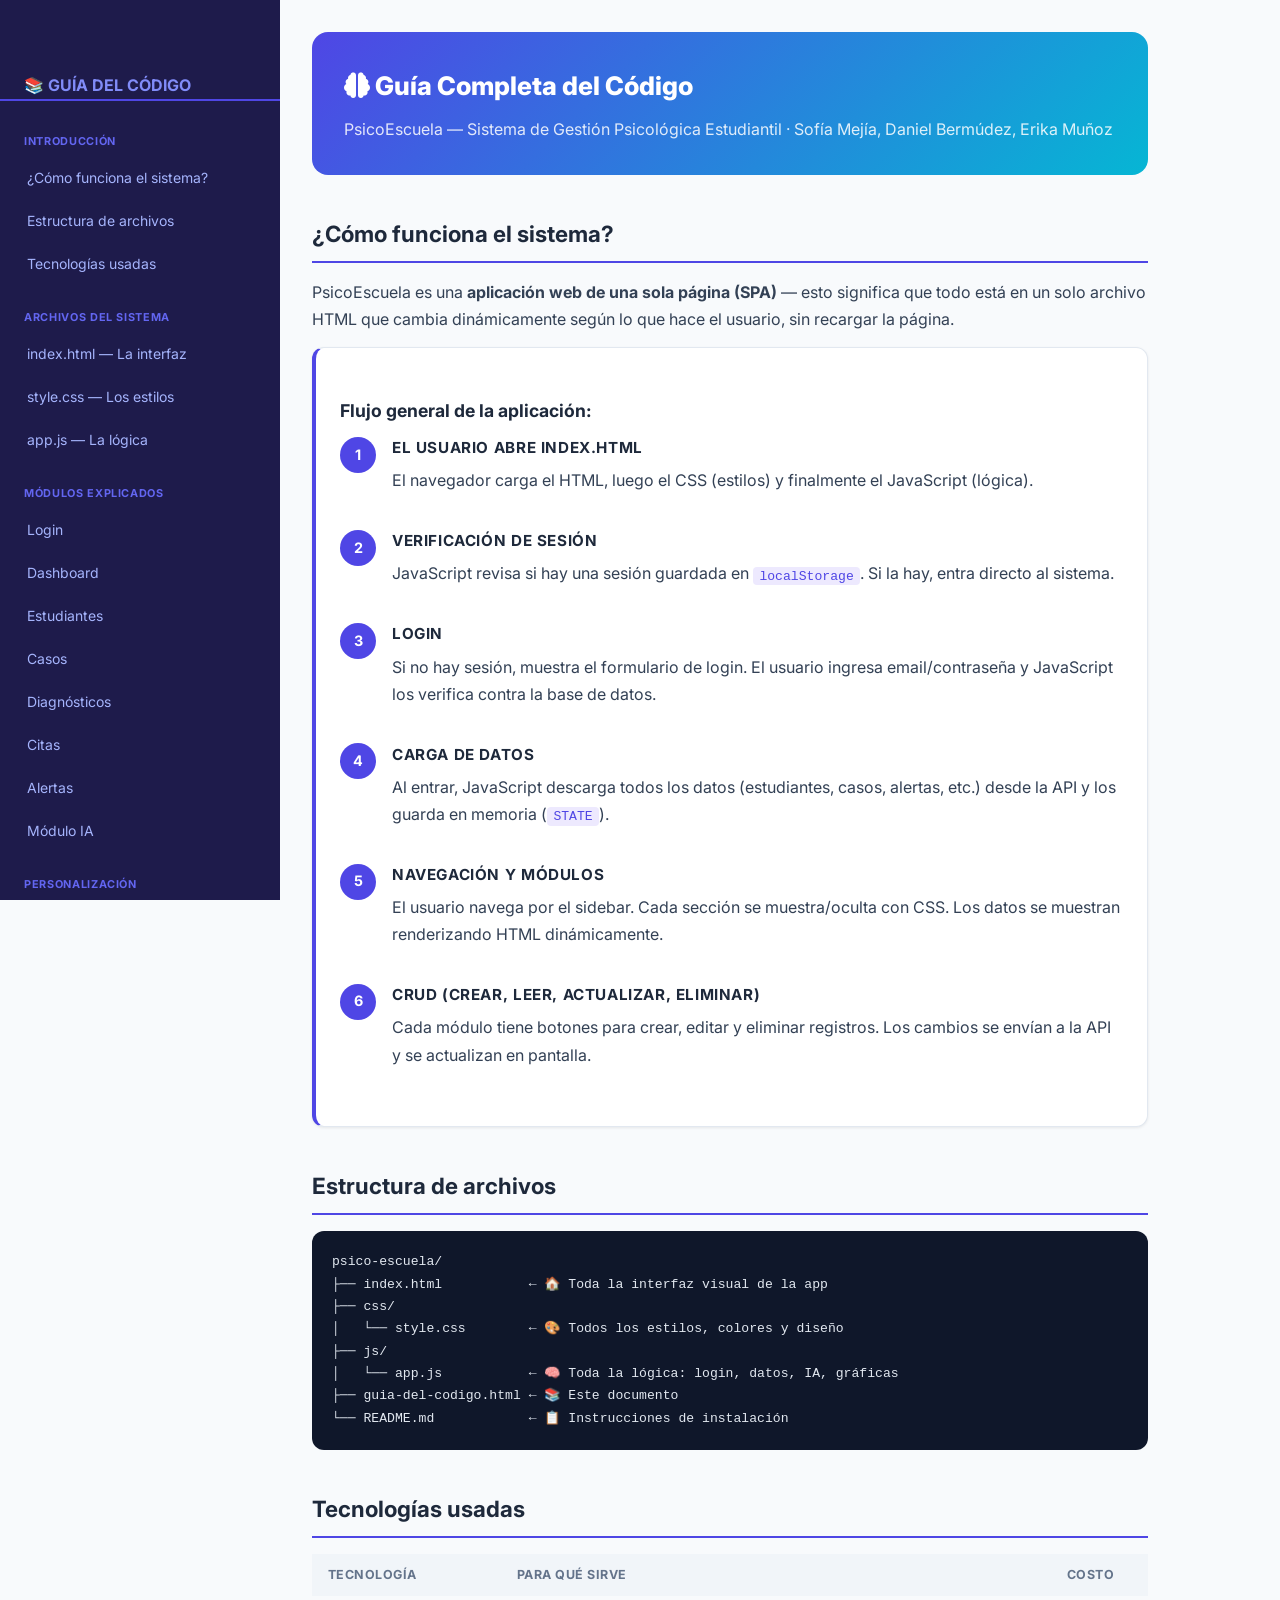
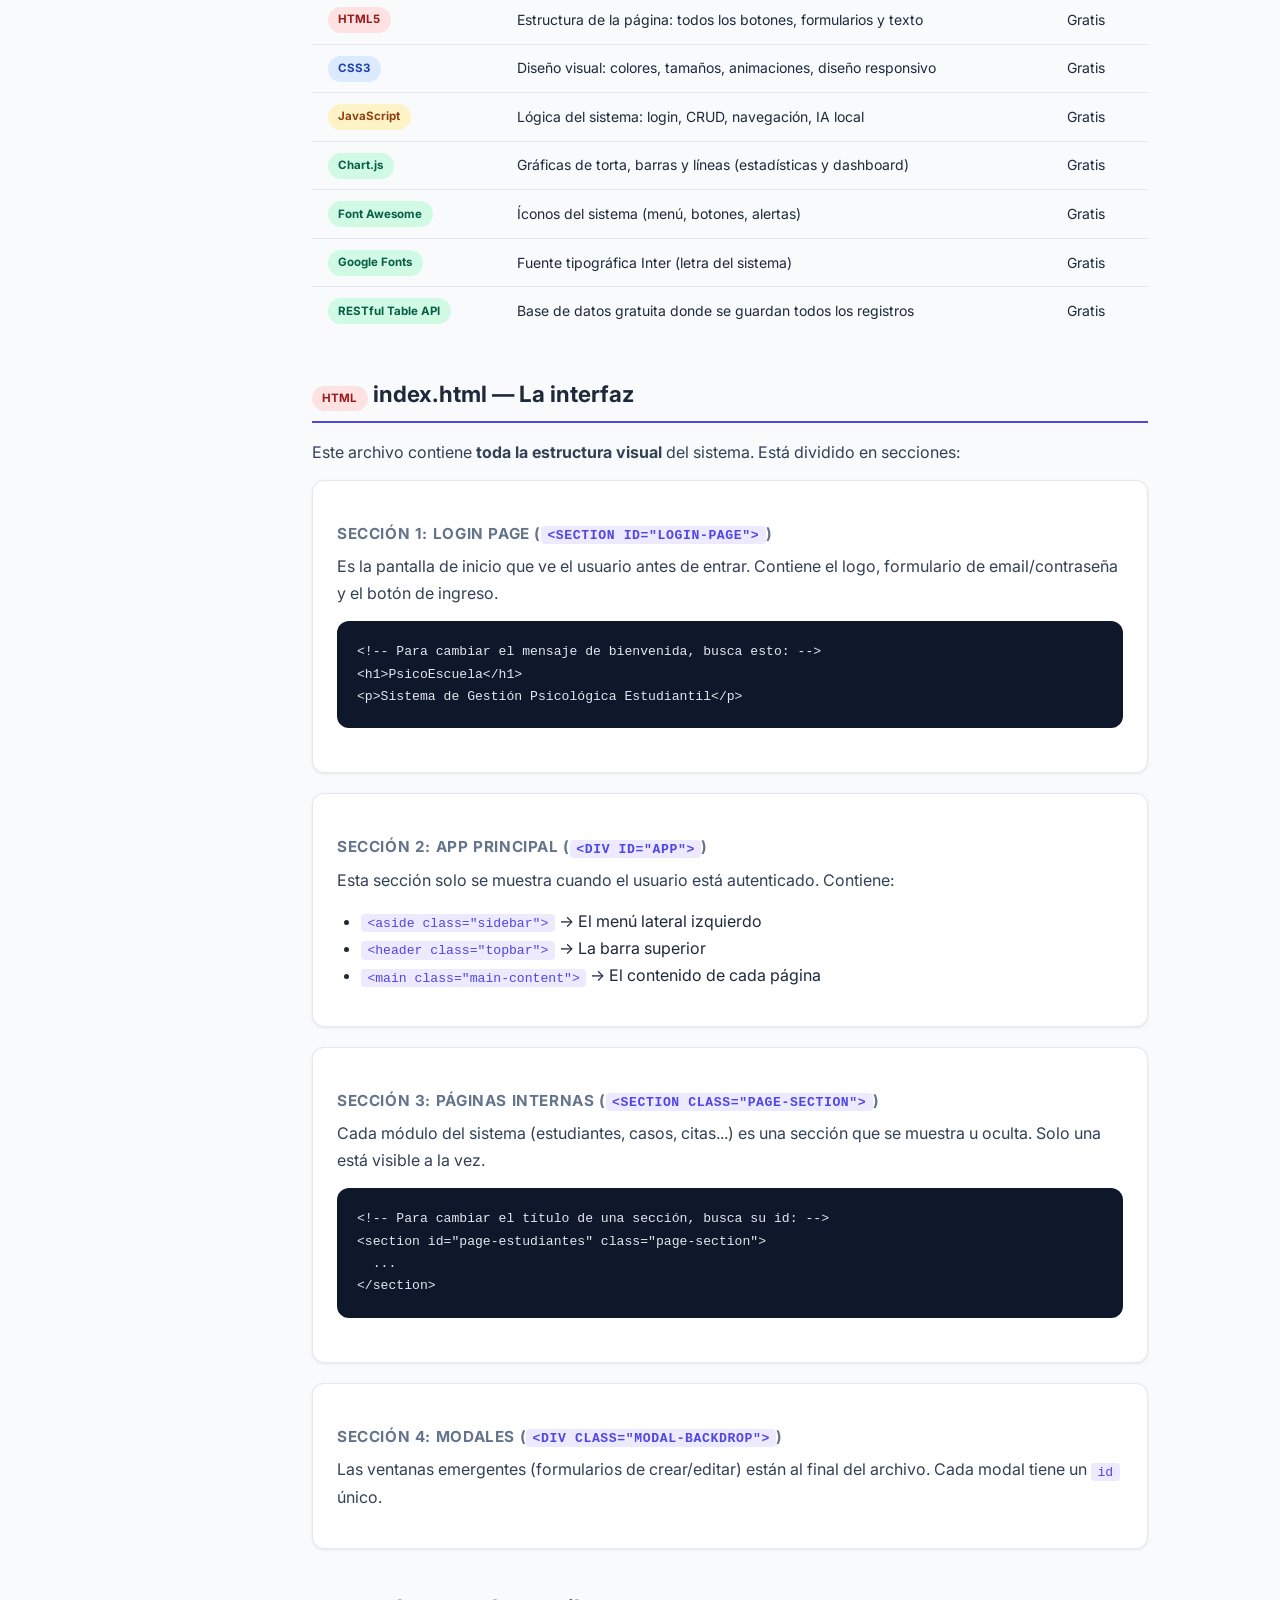
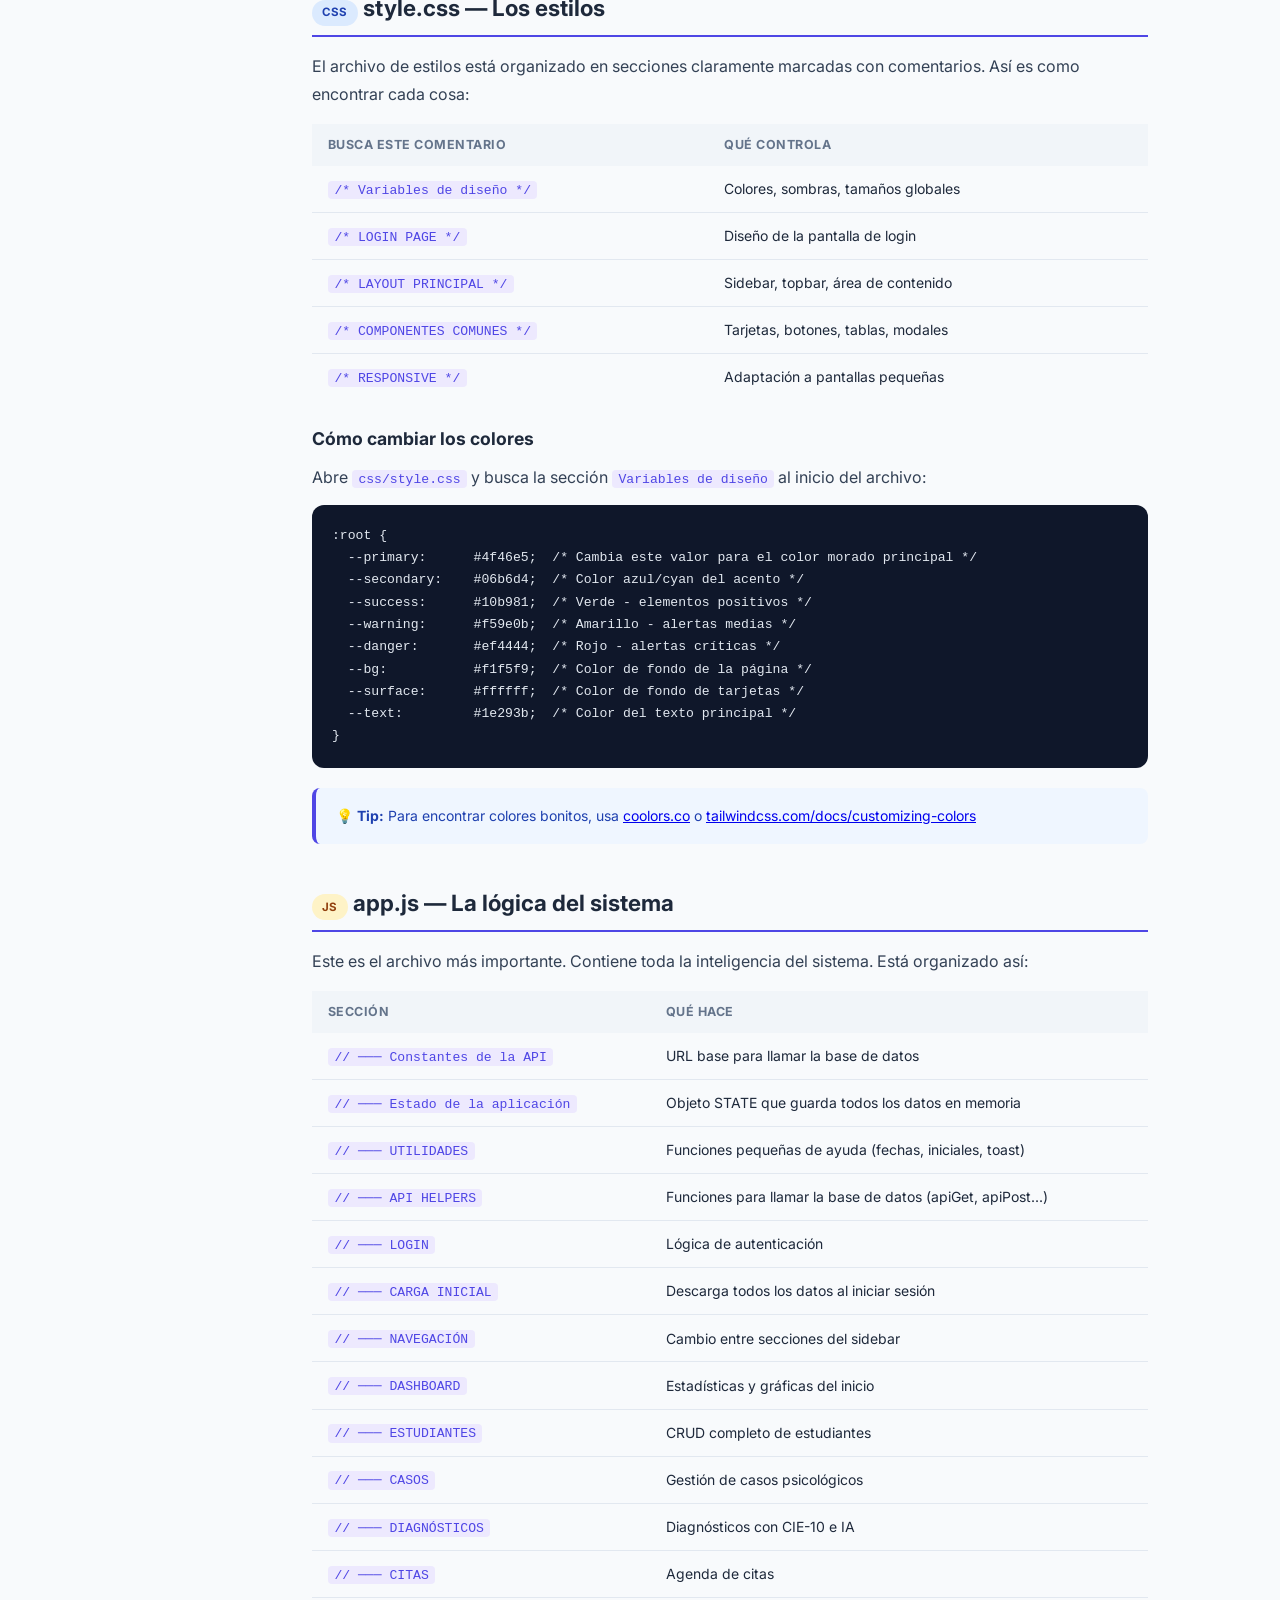
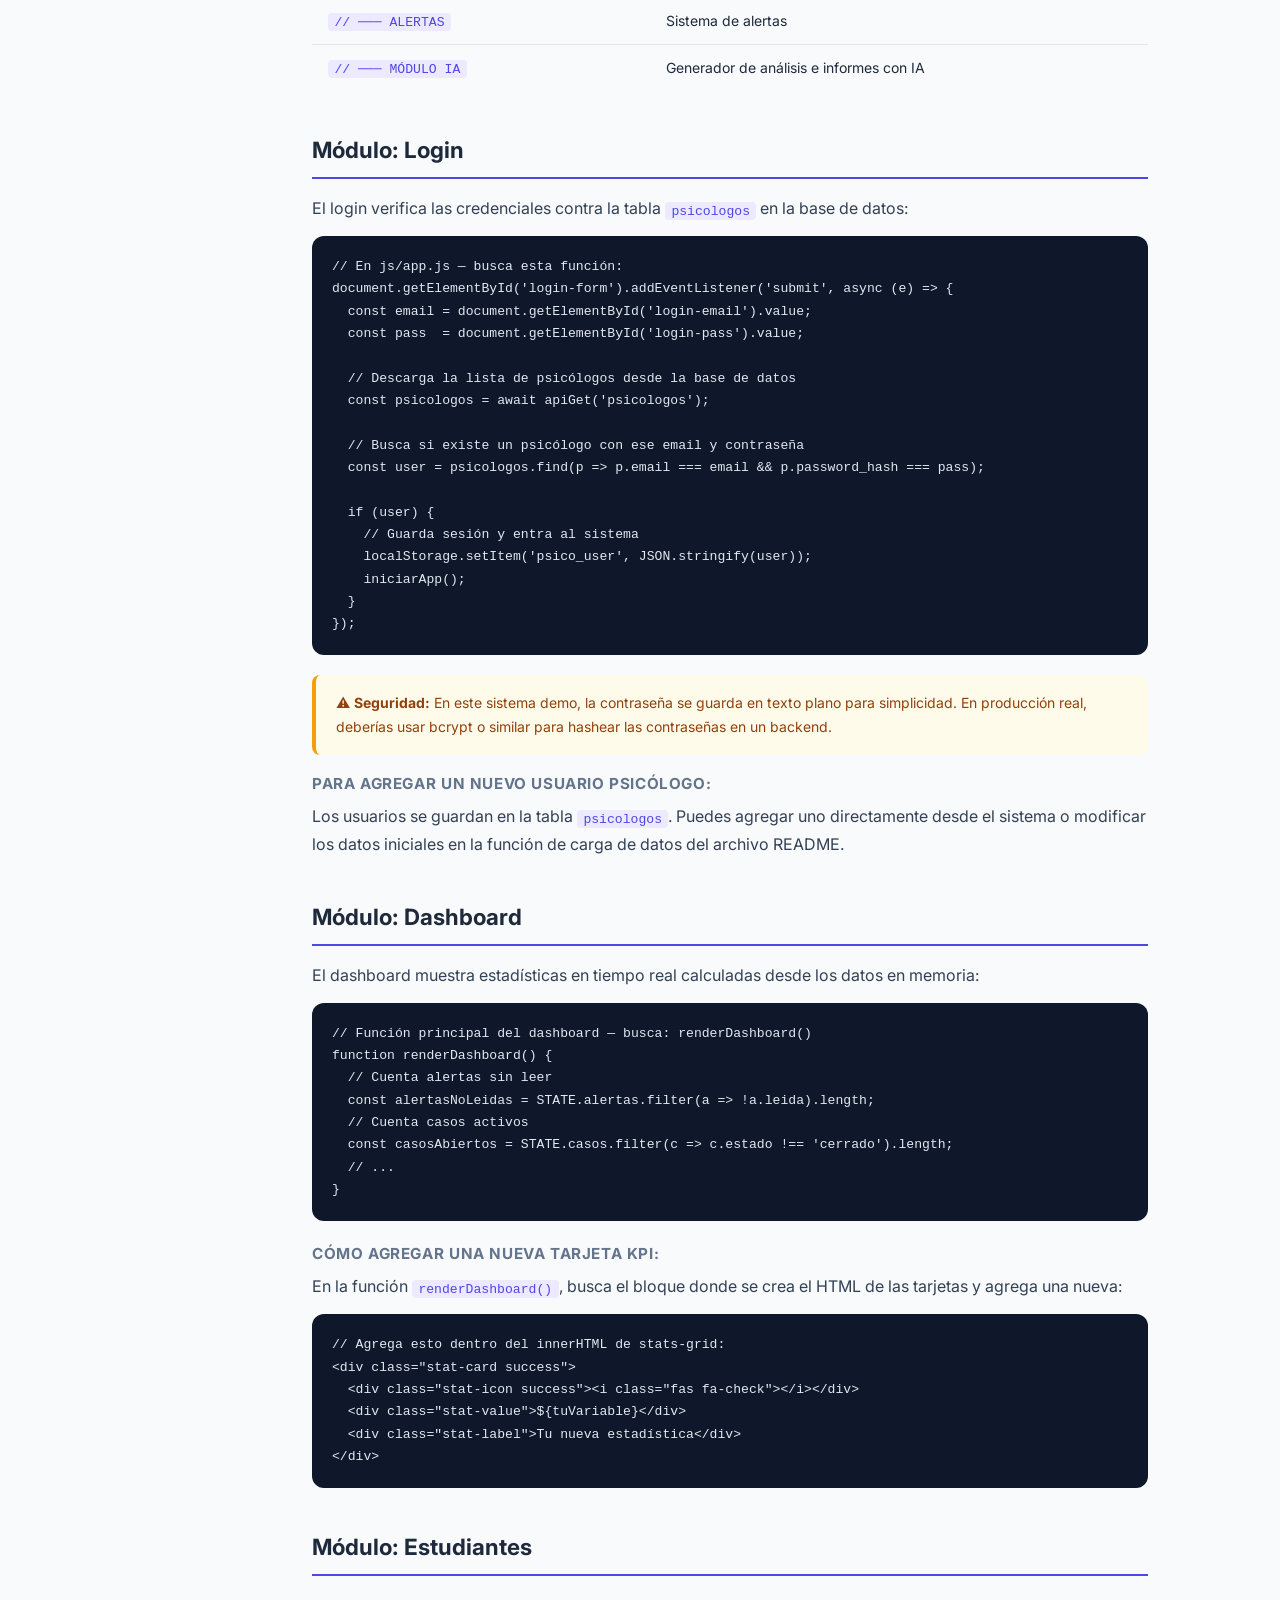
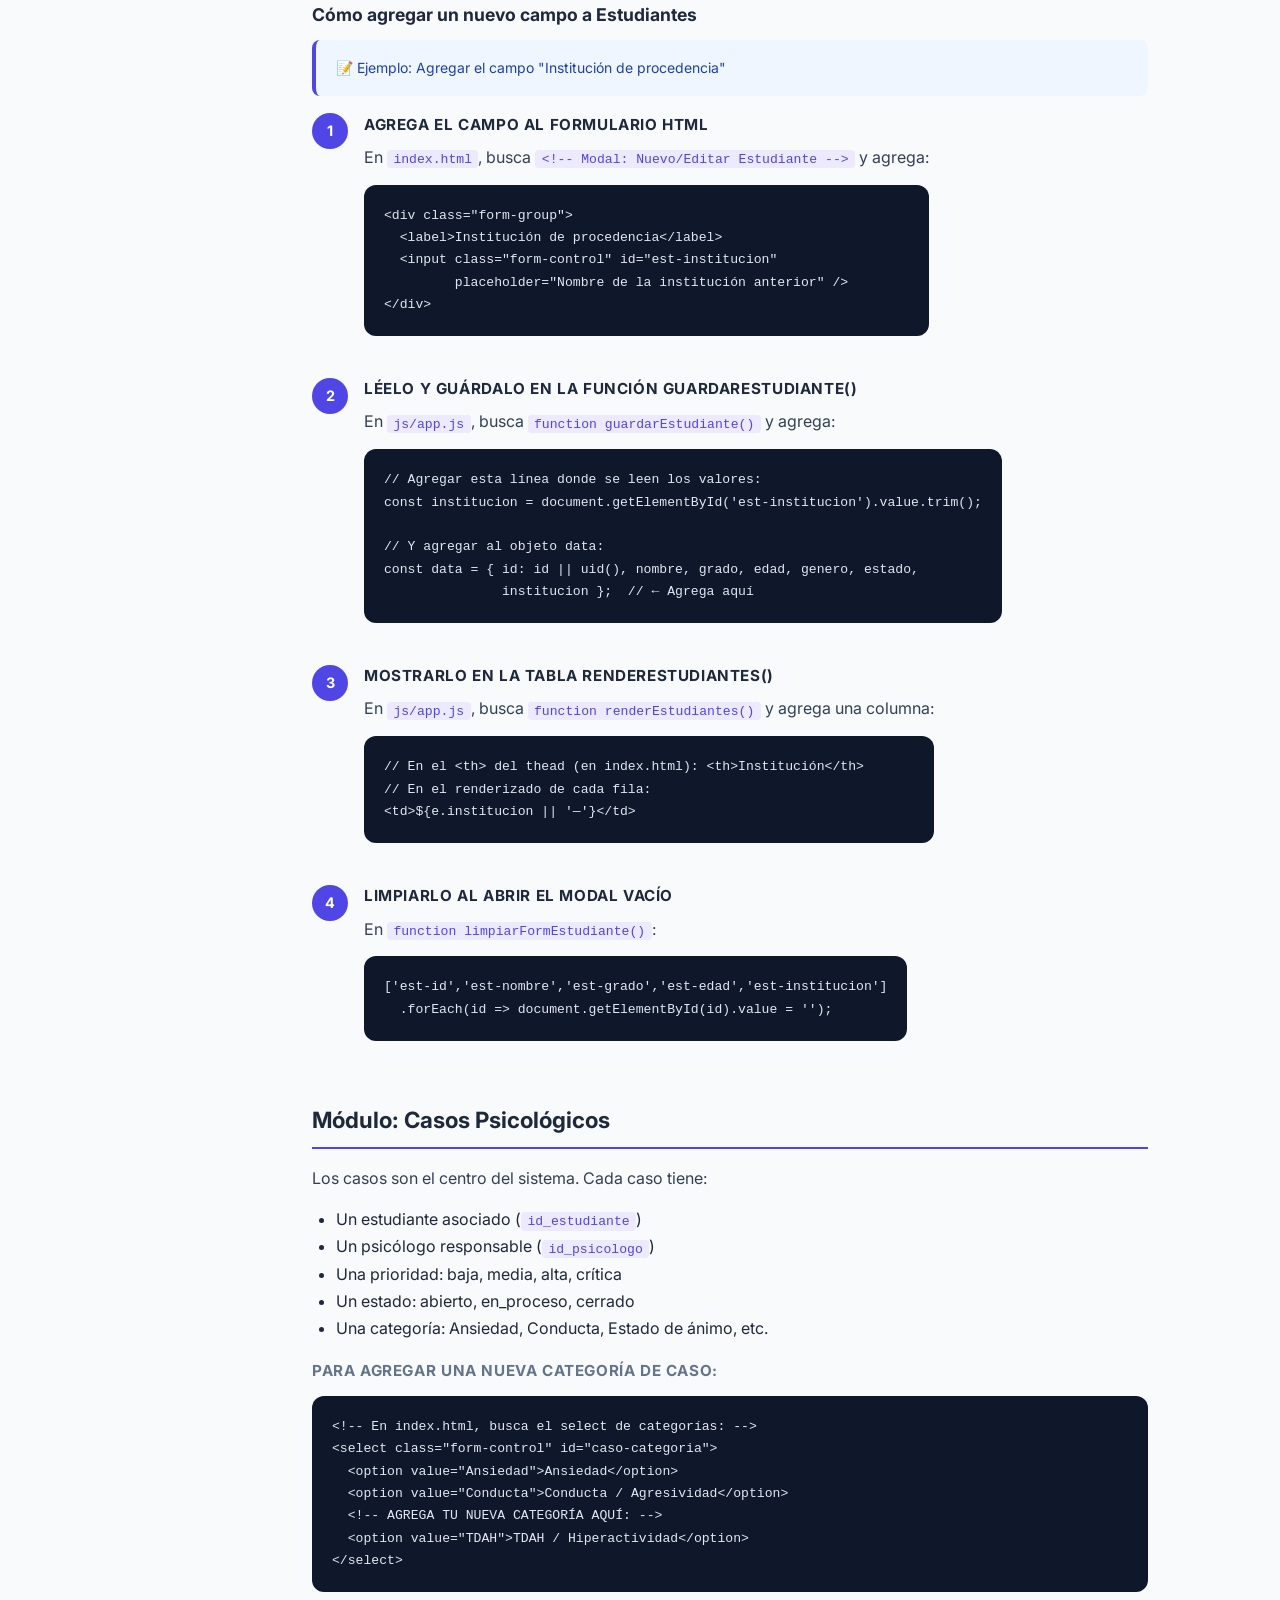
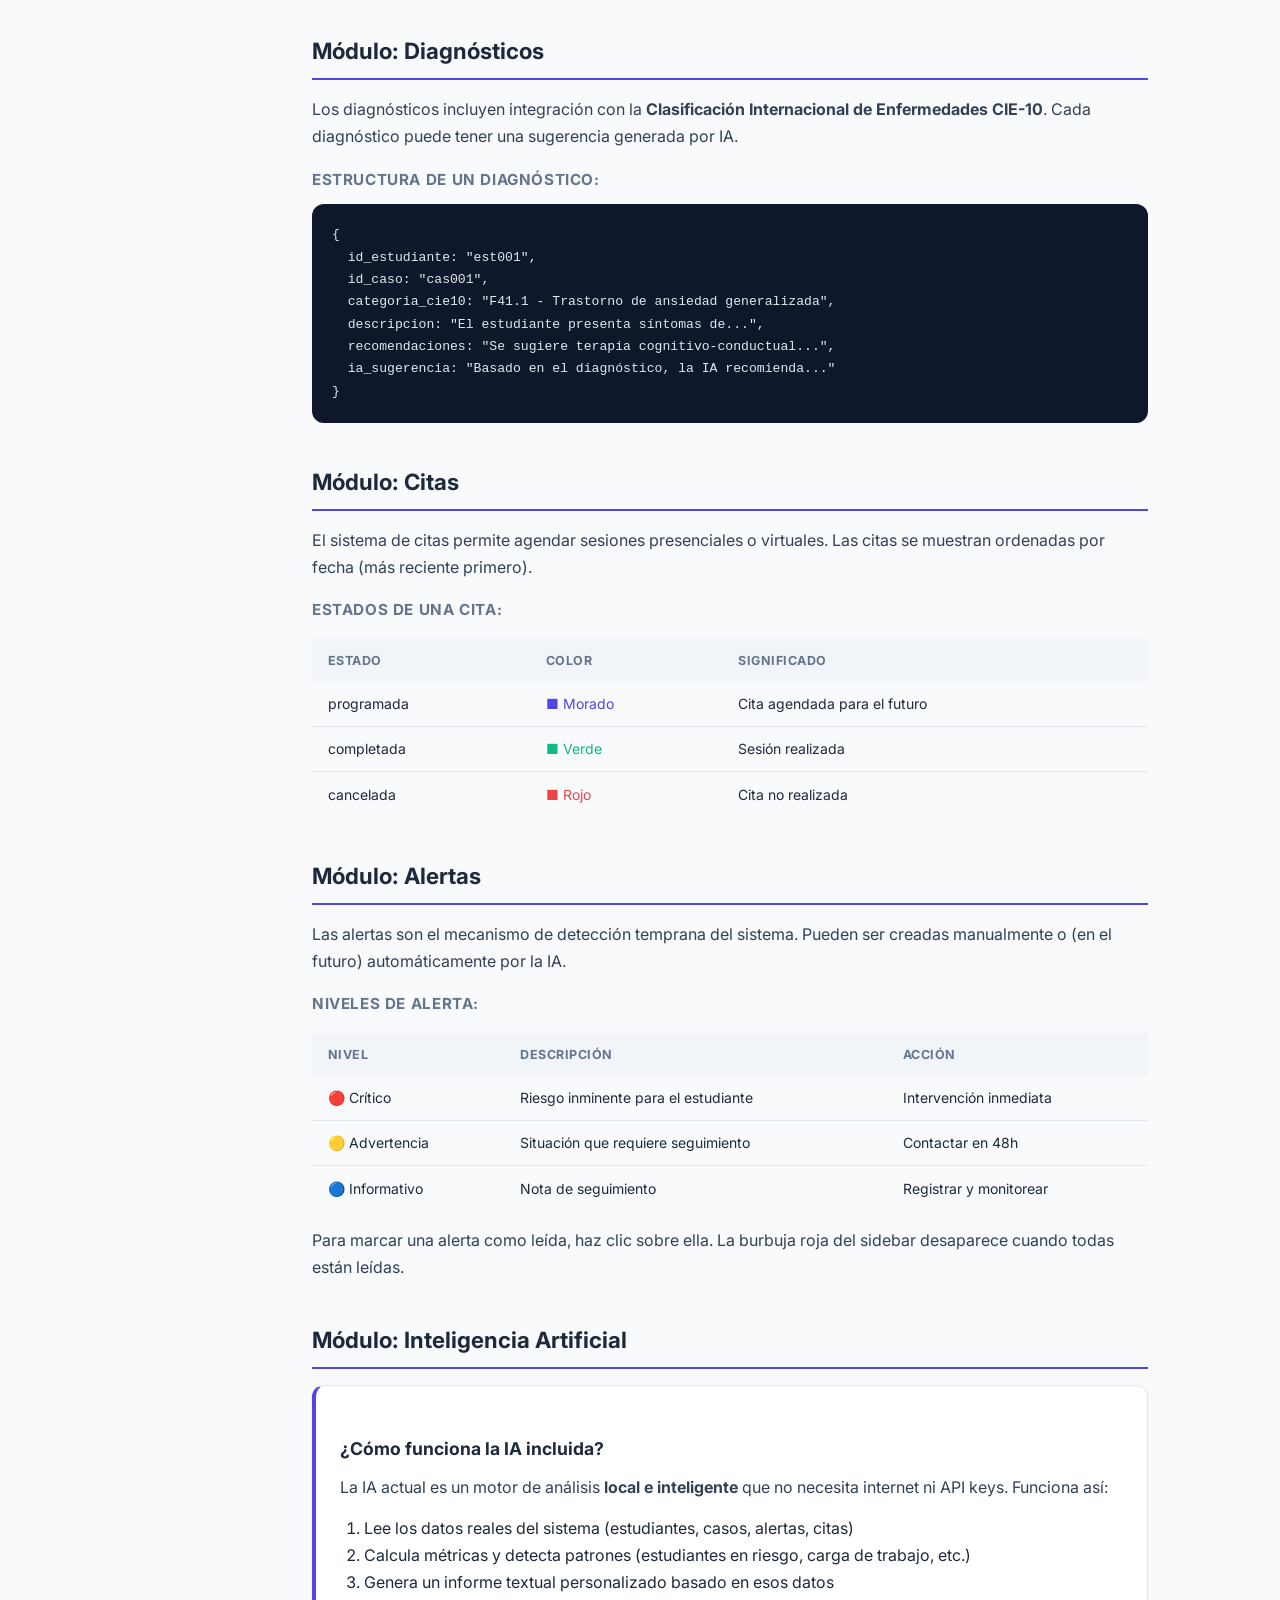
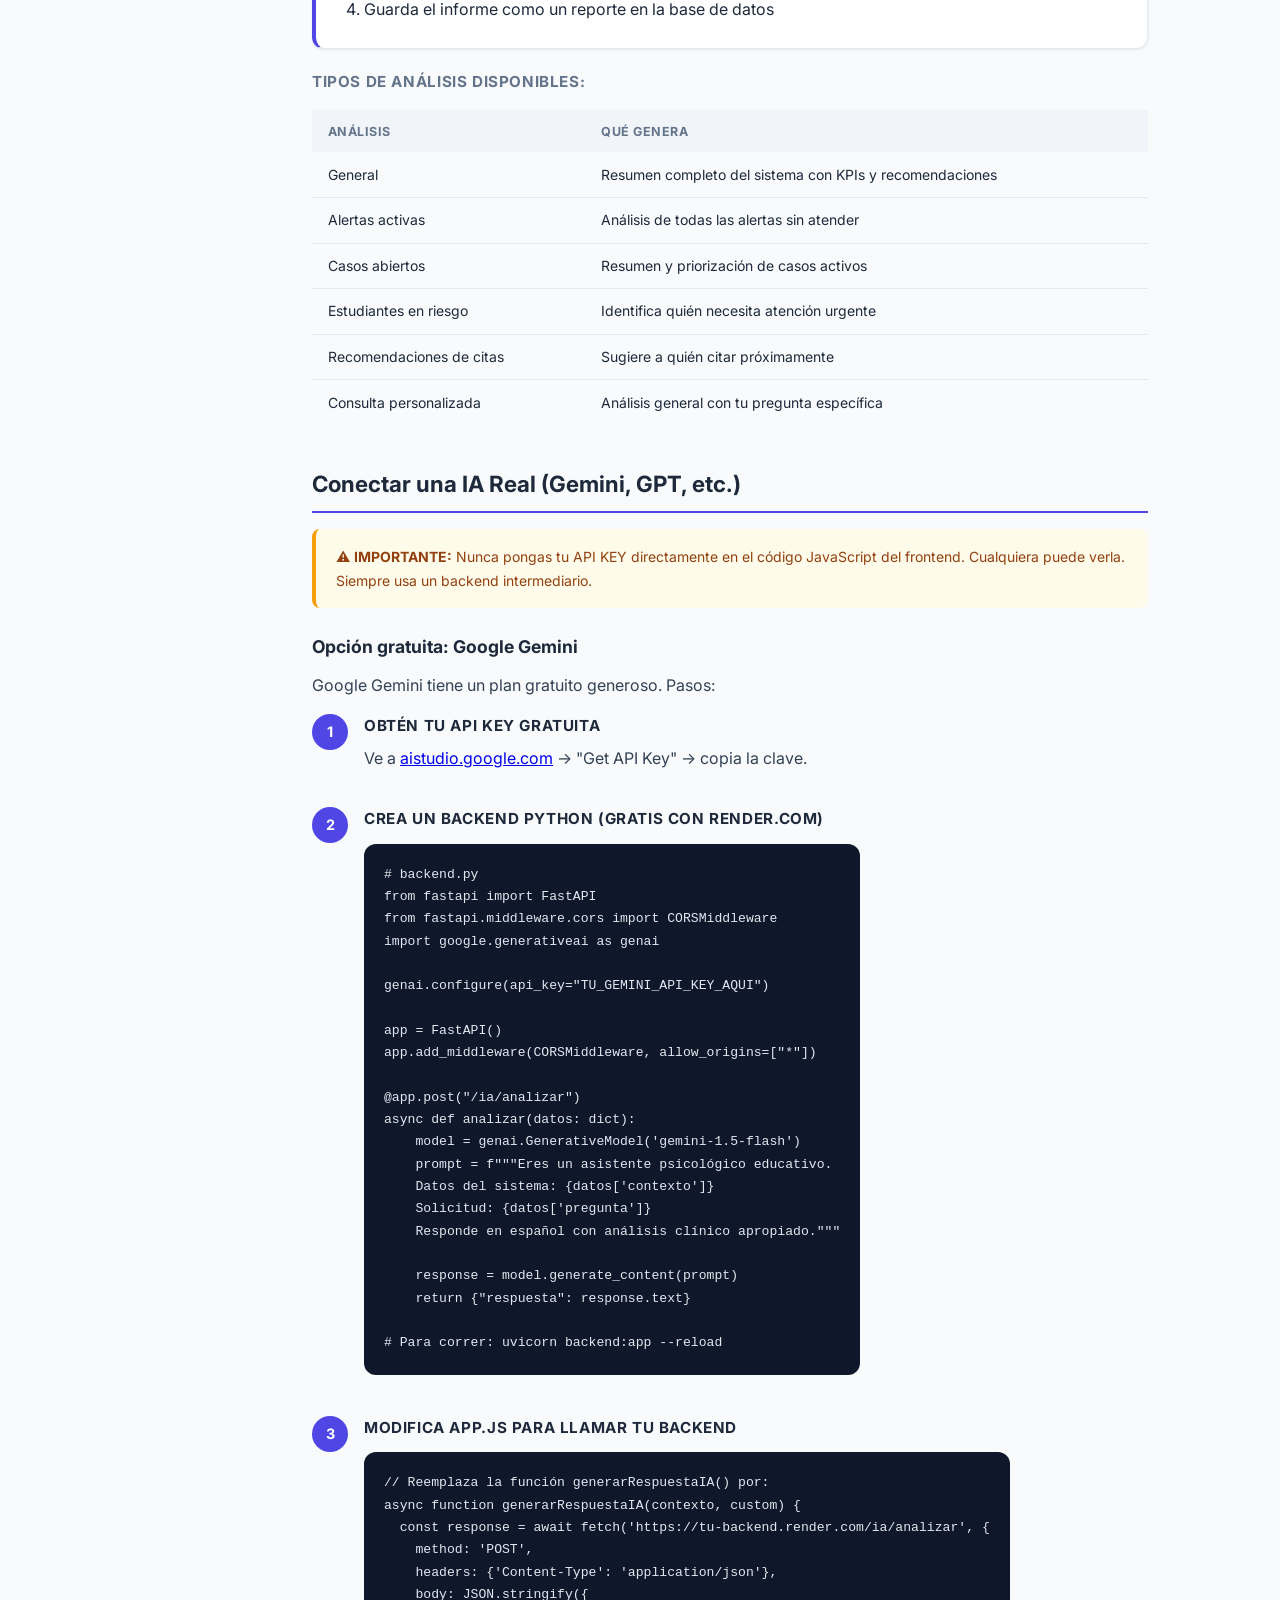
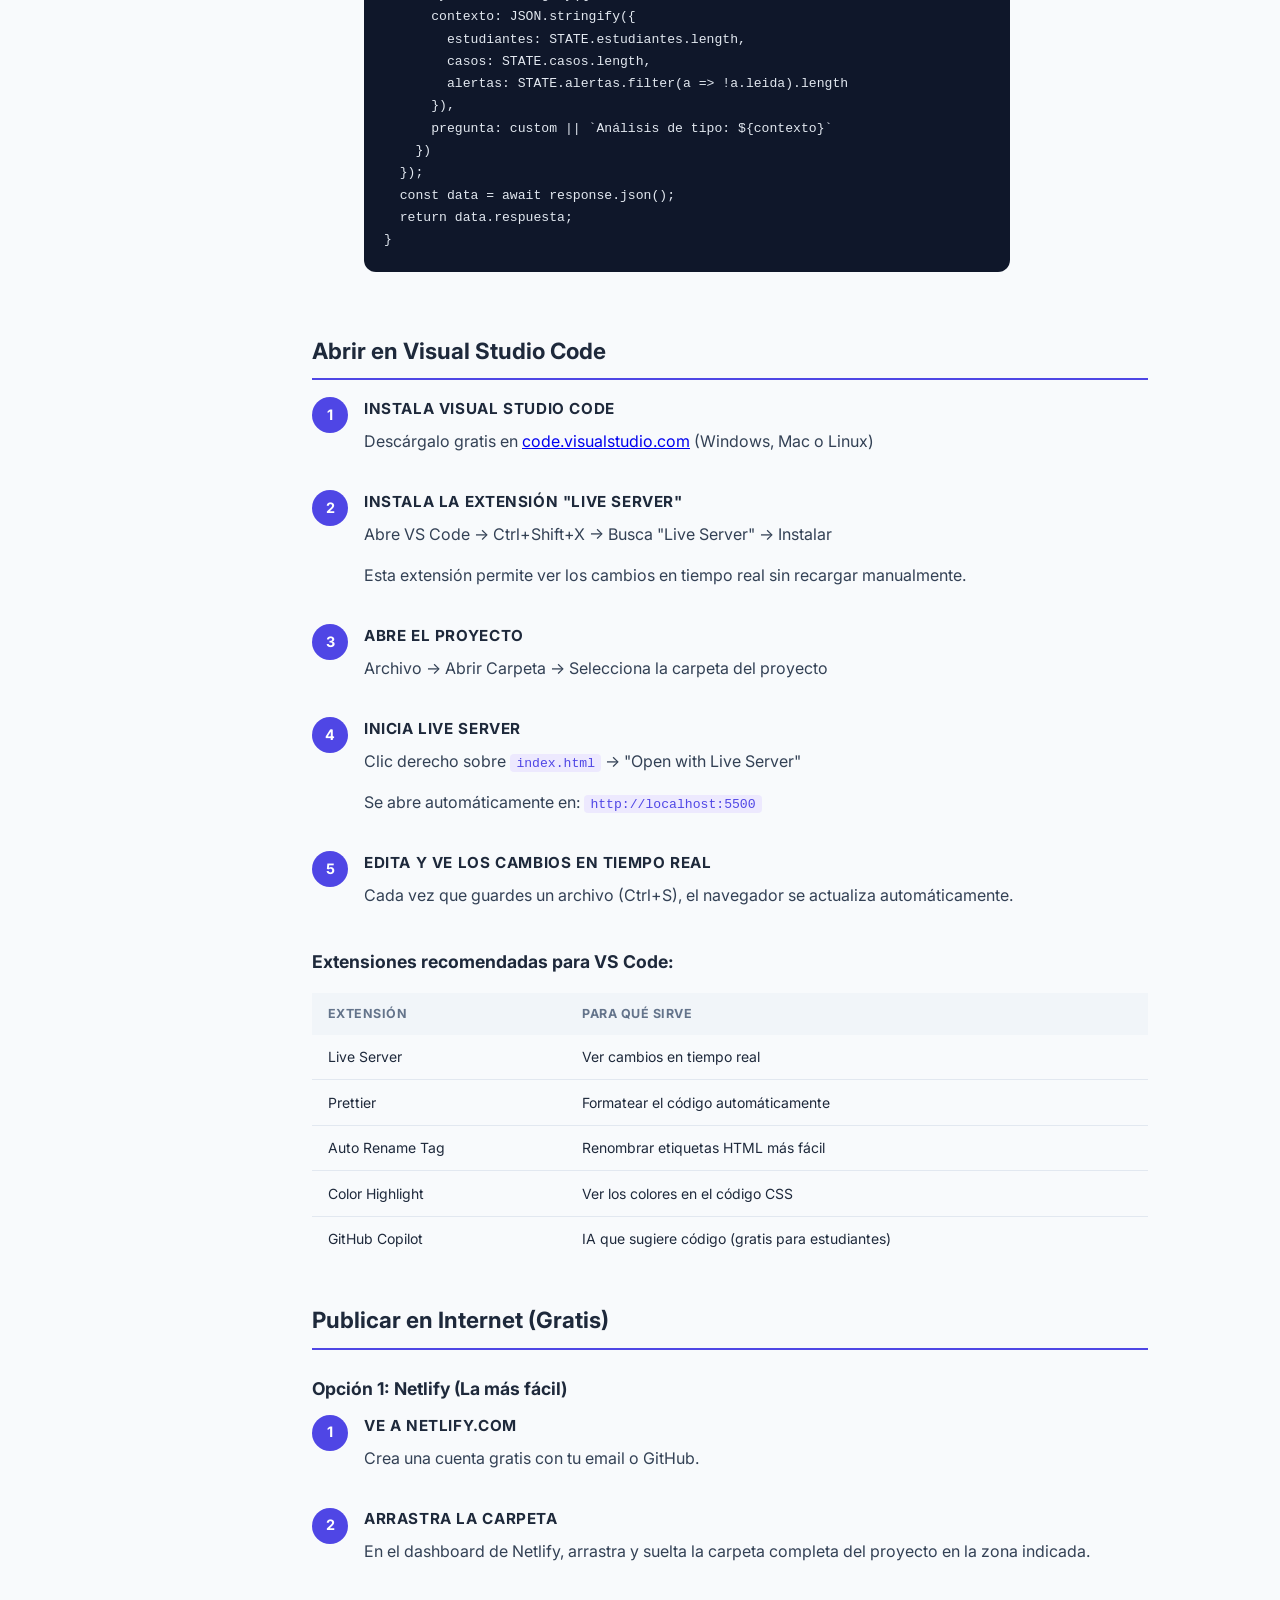
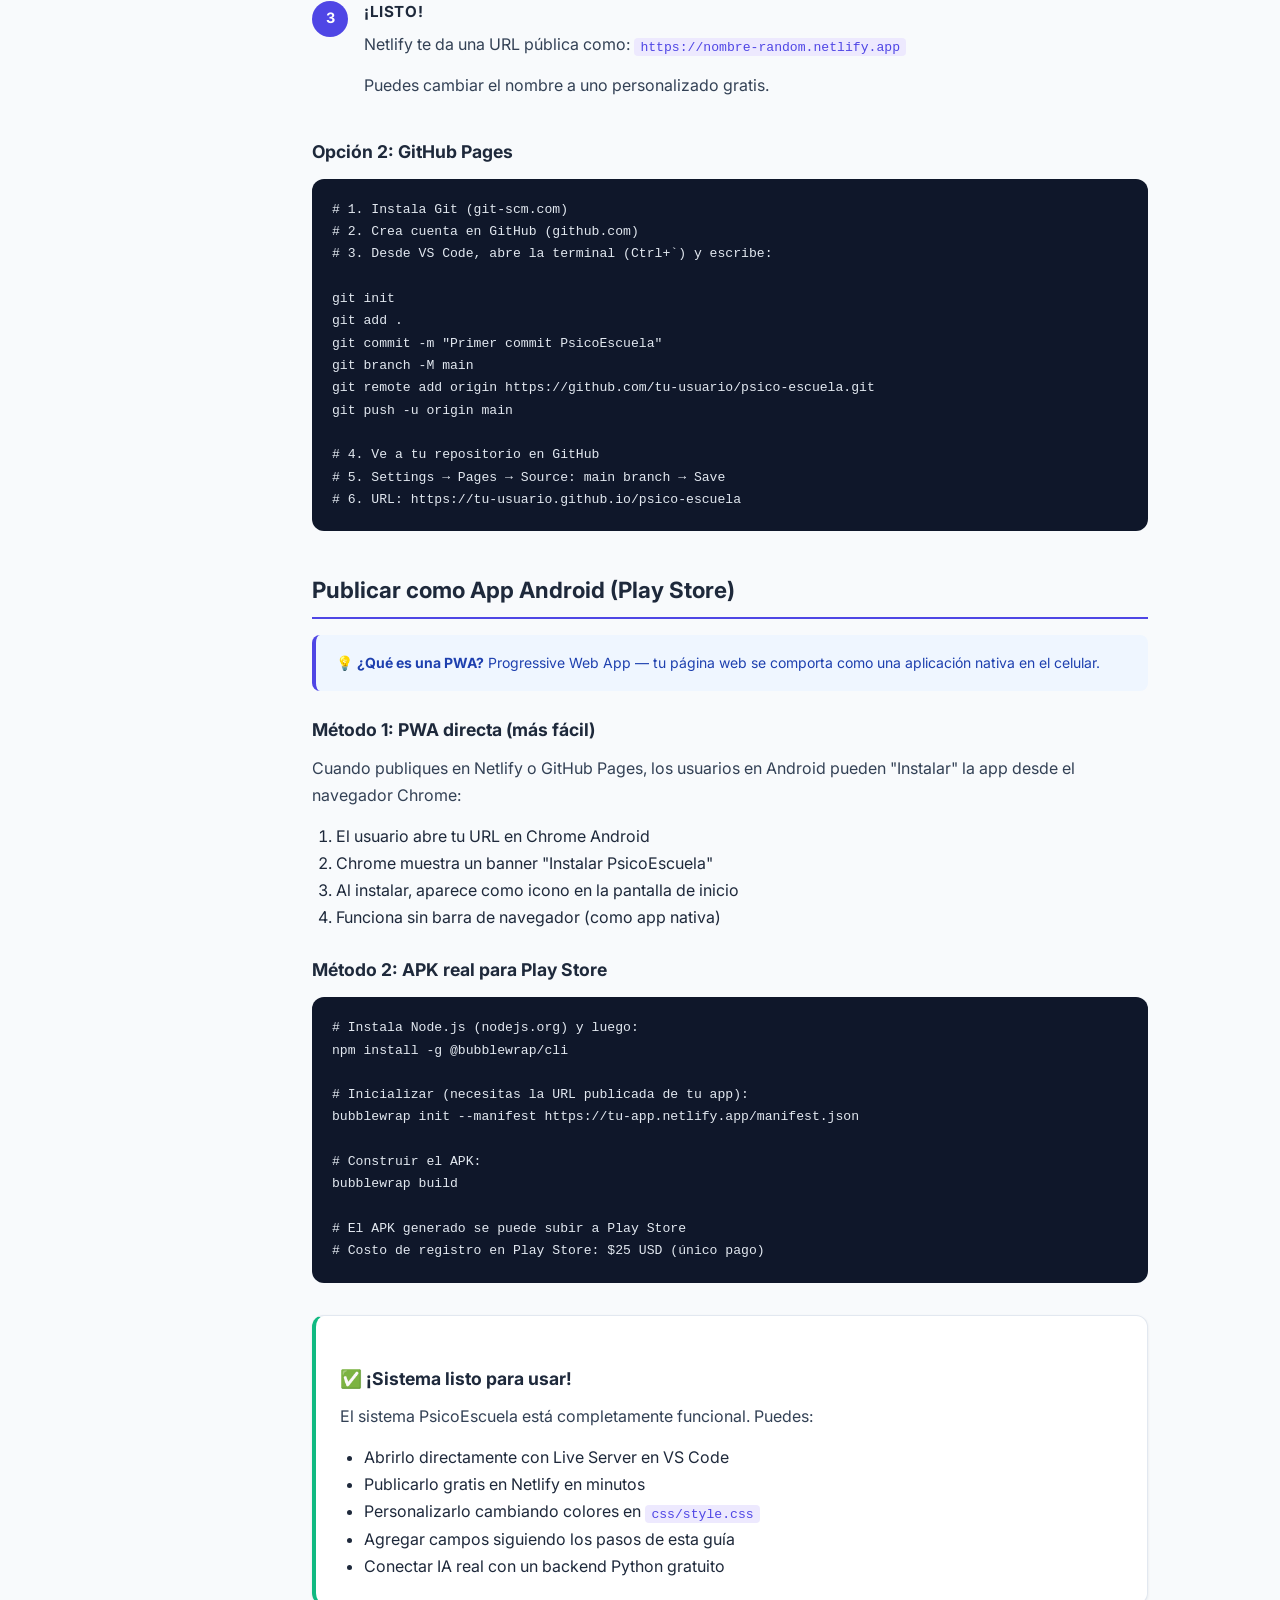
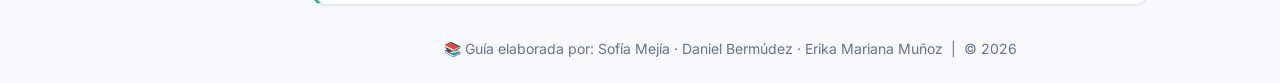
<file: guia-del-codigo.html>
<!DOCTYPE html>
<html lang="es">
<head>
  <meta charset="UTF-8" />
  <meta name="viewport" content="width=device-width, initial-scale=1.0" />
  <title>📚 Guía del Código — PsicoEscuela</title>
  <link href="https://fonts.googleapis.com/css2?family=Inter:wght@400;500;600;700;800&display=swap" rel="stylesheet" />
  <link rel="stylesheet" href="https://cdn.jsdelivr.net/npm/@fortawesome/fontawesome-free@6.4.0/css/all.min.css" />
  <style>
    :root {
      --primary: #4f46e5; --secondary: #06b6d4; --success: #10b981;
      --warning: #f59e0b; --danger: #ef4444; --bg: #f8fafc;
      --surface: #ffffff; --border: #e2e8f0; --text: #1e293b; --muted: #64748b;
    }
    * { box-sizing: border-box; margin: 0; padding: 0; }
    body { font-family: 'Inter', sans-serif; background: var(--bg); color: var(--text); line-height: 1.7; }
    
    /* Layout */
    .layout { display: flex; min-height: 100vh; }
    .sidebar {
      width: 280px; background: #1e1b4b; color: #e0e7ff;
      padding: 2rem 0; position: sticky; top: 0; height: 100vh; overflow-y: auto;
      flex-shrink: 0;
    }
    .sidebar h2 { padding: 0 1.5rem; font-size: 1rem; color: #818cf8; margin-bottom: 1.5rem; }
    .sidebar a {
      display: block; padding: .6rem 1.5rem; color: #a5b4fc; text-decoration: none;
      font-size: .875rem; transition: all .2s; border-left: 3px solid transparent;
    }
    .sidebar a:hover { background: rgba(255,255,255,.07); color: #fff; border-left-color: #818cf8; }
    .sidebar .section-label {
      padding: .4rem 1.5rem; font-size: .68rem; font-weight: 700; color: #6366f1;
      text-transform: uppercase; letter-spacing: .06em; margin-top: 1rem;
    }
    .main { flex: 1; padding: 2rem; max-width: 900px; }
    
    /* Headings */
    h1 { font-size: 2rem; font-weight: 800; color: var(--primary); margin-bottom: .5rem; }
    h2 { font-size: 1.4rem; font-weight: 700; color: var(--text); margin: 2.5rem 0 1rem;
         padding-bottom: .5rem; border-bottom: 2px solid var(--primary); }
    h3 { font-size: 1.1rem; font-weight: 700; color: var(--text); margin: 1.5rem 0 .6rem; }
    h4 { font-size: .95rem; font-weight: 700; color: var(--muted); margin: 1rem 0 .4rem;
         text-transform: uppercase; letter-spacing: .04em; }
    p { margin-bottom: .85rem; color: #334155; }
    
    /* Code blocks */
    pre {
      background: #0f172a; color: #e2e8f0; padding: 1.25rem;
      border-radius: .75rem; overflow-x: auto; font-size: .82rem;
      line-height: 1.7; margin: .75rem 0 1.25rem; font-family: 'Fira Code', 'Cascadia Code', monospace;
    }
    code {
      background: #ede9fe; color: #4f46e5; padding: .1rem .4rem;
      border-radius: .25rem; font-size: .82rem; font-family: monospace;
    }
    pre code { background: none; color: inherit; padding: 0; }
    
    /* Cards */
    .card {
      background: var(--surface); border: 1px solid var(--border);
      border-radius: .75rem; padding: 1.5rem; margin-bottom: 1.25rem;
      box-shadow: 0 1px 3px rgba(0,0,0,.08);
    }
    .card.primary { border-left: 4px solid var(--primary); }
    .card.success { border-left: 4px solid var(--success); }
    .card.warning { border-left: 4px solid var(--warning); }
    .card.danger  { border-left: 4px solid var(--danger);  }
    
    /* Badges */
    .badge {
      display: inline-flex; align-items: center; gap: .3rem;
      padding: .2rem .65rem; border-radius: 99px; font-size: .72rem; font-weight: 700;
    }
    .badge-html     { background: #fee2e2; color: #991b1b; }
    .badge-css      { background: #dbeafe; color: #1e40af; }
    .badge-js       { background: #fef3c7; color: #92400e; }
    .badge-api      { background: #d1fae5; color: #065f46; }
    .badge-ia       { background: #ede9fe; color: #4f46e5; }
    
    /* Table */
    table { width: 100%; border-collapse: collapse; margin: 1rem 0; }
    th { background: #f1f5f9; padding: .65rem 1rem; text-align: left; font-size: .78rem;
         text-transform: uppercase; color: var(--muted); letter-spacing: .04em; }
    td { padding: .65rem 1rem; border-bottom: 1px solid var(--border); font-size: .875rem; }
    tr:last-child td { border-bottom: none; }
    tr:hover td { background: #f8faff; }
    
    /* Steps */
    .steps { counter-reset: step; }
    .step {
      display: flex; gap: 1rem; margin-bottom: 1.25rem; align-items: flex-start;
    }
    .step-num {
      width: 36px; height: 36px; border-radius: 50%;
      background: var(--primary); color: #fff;
      display: flex; align-items: center; justify-content: center;
      font-weight: 700; font-size: .9rem; flex-shrink: 0; margin-top: .1rem;
    }
    .step-body h4 { margin-top: 0; color: var(--text); }
    
    /* Highlight blocks */
    .highlight {
      padding: 1rem 1.25rem; border-radius: .5rem; margin-bottom: 1rem; font-size: .875rem;
    }
    .highlight.info    { background: #eff6ff; border-left: 4px solid var(--primary); color: #1e40af; }
    .highlight.success { background: #f0fdf4; border-left: 4px solid var(--success); color: #166534; }
    .highlight.warning { background: #fffbeb; border-left: 4px solid var(--warning); color: #92400e; }
    .highlight.danger  { background: #fef2f2; border-left: 4px solid var(--danger);  color: #991b1b; }
    
    /* Top banner */
    .banner {
      background: linear-gradient(135deg, #4f46e5, #06b6d4);
      color: #fff; padding: 2rem; border-radius: 1rem; margin-bottom: 2rem;
    }
    .banner h1 { color: #fff; font-size: 1.6rem; }
    .banner p  { color: rgba(255,255,255,.85); margin: 0; }
    
    @media (max-width: 768px) {
      .layout { flex-direction: column; }
      .sidebar { width: 100%; height: auto; position: static; }
      .main { padding: 1.25rem; }
    }
  </style>
</head>
<body>
<div class="layout">

<!-- Sidebar de navegación -->
<nav class="sidebar">
  <h2>📚 GUÍA DEL CÓDIGO</h2>
  <div class="section-label">Introducción</div>
  <a href="#intro">¿Cómo funciona el sistema?</a>
  <a href="#archivos">Estructura de archivos</a>
  <a href="#tecnologias">Tecnologías usadas</a>

  <div class="section-label">Archivos del sistema</div>
  <a href="#html">index.html — La interfaz</a>
  <a href="#css">style.css — Los estilos</a>
  <a href="#js">app.js — La lógica</a>

  <div class="section-label">Módulos explicados</div>
  <a href="#login">Login</a>
  <a href="#dashboard">Dashboard</a>
  <a href="#estudiantes">Estudiantes</a>
  <a href="#casos">Casos</a>
  <a href="#diagnosticos">Diagnósticos</a>
  <a href="#citas">Citas</a>
  <a href="#alertas">Alertas</a>
  <a href="#ia">Módulo IA</a>

  <div class="section-label">Personalización</div>
  <a href="#cambiar-colores">Cambiar colores</a>
  <a href="#cambiar-campos">Agregar campos</a>
  <a href="#ia-real">Conectar IA real</a>

  <div class="section-label">Despliegue</div>
  <a href="#vscode">Visual Studio Code</a>
  <a href="#publicar">Publicar en internet</a>
  <a href="#android">App en Android</a>
</nav>

<!-- Contenido principal -->
<main class="main">

  <!-- Banner principal -->
  <div class="banner" id="intro">
    <h1><i class="fas fa-brain"></i> Guía Completa del Código</h1>
    <p>PsicoEscuela — Sistema de Gestión Psicológica Estudiantil · Sofía Mejía, Daniel Bermúdez, Erika Muñoz</p>
  </div>

  <!-- ────────────────────────────────────────────────── -->
  <h2 id="intro">¿Cómo funciona el sistema?</h2>

  <p>PsicoEscuela es una <strong>aplicación web de una sola página (SPA)</strong> — esto significa que todo está en un solo archivo HTML que cambia dinámicamente según lo que hace el usuario, sin recargar la página.</p>

  <div class="card primary">
    <h3>Flujo general de la aplicación:</h3>
    <div class="steps">
      <div class="step">
        <div class="step-num">1</div>
        <div class="step-body">
          <h4>El usuario abre index.html</h4>
          <p>El navegador carga el HTML, luego el CSS (estilos) y finalmente el JavaScript (lógica).</p>
        </div>
      </div>
      <div class="step">
        <div class="step-num">2</div>
        <div class="step-body">
          <h4>Verificación de sesión</h4>
          <p>JavaScript revisa si hay una sesión guardada en <code>localStorage</code>. Si la hay, entra directo al sistema.</p>
        </div>
      </div>
      <div class="step">
        <div class="step-num">3</div>
        <div class="step-body">
          <h4>Login</h4>
          <p>Si no hay sesión, muestra el formulario de login. El usuario ingresa email/contraseña y JavaScript los verifica contra la base de datos.</p>
        </div>
      </div>
      <div class="step">
        <div class="step-num">4</div>
        <div class="step-body">
          <h4>Carga de datos</h4>
          <p>Al entrar, JavaScript descarga todos los datos (estudiantes, casos, alertas, etc.) desde la API y los guarda en memoria (<code>STATE</code>).</p>
        </div>
      </div>
      <div class="step">
        <div class="step-num">5</div>
        <div class="step-body">
          <h4>Navegación y módulos</h4>
          <p>El usuario navega por el sidebar. Cada sección se muestra/oculta con CSS. Los datos se muestran renderizando HTML dinámicamente.</p>
        </div>
      </div>
      <div class="step">
        <div class="step-num">6</div>
        <div class="step-body">
          <h4>CRUD (Crear, Leer, Actualizar, Eliminar)</h4>
          <p>Cada módulo tiene botones para crear, editar y eliminar registros. Los cambios se envían a la API y se actualizan en pantalla.</p>
        </div>
      </div>
    </div>
  </div>

  <!-- ────────────────────────────────────────────────── -->
  <h2 id="archivos">Estructura de archivos</h2>

  <pre><code>psico-escuela/
├── index.html           ← 🏠 Toda la interfaz visual de la app
├── css/
│   └── style.css        ← 🎨 Todos los estilos, colores y diseño
├── js/
│   └── app.js           ← 🧠 Toda la lógica: login, datos, IA, gráficas
├── guia-del-codigo.html ← 📚 Este documento
└── README.md            ← 📋 Instrucciones de instalación</code></pre>

  <!-- ────────────────────────────────────────────────── -->
  <h2 id="tecnologias">Tecnologías usadas</h2>

  <table>
    <thead><tr><th>Tecnología</th><th>Para qué sirve</th><th>Costo</th></tr></thead>
    <tbody>
      <tr>
        <td><span class="badge badge-html">HTML5</span></td>
        <td>Estructura de la página: todos los botones, formularios y texto</td>
        <td>Gratis</td>
      </tr>
      <tr>
        <td><span class="badge badge-css">CSS3</span></td>
        <td>Diseño visual: colores, tamaños, animaciones, diseño responsivo</td>
        <td>Gratis</td>
      </tr>
      <tr>
        <td><span class="badge badge-js">JavaScript</span></td>
        <td>Lógica del sistema: login, CRUD, navegación, IA local</td>
        <td>Gratis</td>
      </tr>
      <tr>
        <td><span class="badge badge-api">Chart.js</span></td>
        <td>Gráficas de torta, barras y líneas (estadísticas y dashboard)</td>
        <td>Gratis</td>
      </tr>
      <tr>
        <td><span class="badge badge-api">Font Awesome</span></td>
        <td>Íconos del sistema (menú, botones, alertas)</td>
        <td>Gratis</td>
      </tr>
      <tr>
        <td><span class="badge badge-api">Google Fonts</span></td>
        <td>Fuente tipográfica Inter (letra del sistema)</td>
        <td>Gratis</td>
      </tr>
      <tr>
        <td><span class="badge badge-api">RESTful Table API</span></td>
        <td>Base de datos gratuita donde se guardan todos los registros</td>
        <td>Gratis</td>
      </tr>
    </tbody>
  </table>

  <!-- ────────────────────────────────────────────────── -->
  <h2 id="html"><span class="badge badge-html">HTML</span> index.html — La interfaz</h2>

  <p>Este archivo contiene <strong>toda la estructura visual</strong> del sistema. Está dividido en secciones:</p>

  <div class="card">
    <h4>Sección 1: Login Page (<code>&lt;section id="login-page"&gt;</code>)</h4>
    <p>Es la pantalla de inicio que ve el usuario antes de entrar. Contiene el logo, formulario de email/contraseña y el botón de ingreso.</p>
    <pre><code>&lt;!-- Para cambiar el mensaje de bienvenida, busca esto: --&gt;
&lt;h1&gt;PsicoEscuela&lt;/h1&gt;
&lt;p&gt;Sistema de Gestión Psicológica Estudiantil&lt;/p&gt;</code></pre>
  </div>

  <div class="card">
    <h4>Sección 2: App principal (<code>&lt;div id="app"&gt;</code>)</h4>
    <p>Esta sección solo se muestra cuando el usuario está autenticado. Contiene:</p>
    <ul style="margin-left:1.5rem;margin-bottom:.75rem">
      <li><code>&lt;aside class="sidebar"&gt;</code> → El menú lateral izquierdo</li>
      <li><code>&lt;header class="topbar"&gt;</code> → La barra superior</li>
      <li><code>&lt;main class="main-content"&gt;</code> → El contenido de cada página</li>
    </ul>
  </div>

  <div class="card">
    <h4>Sección 3: Páginas internas (<code>&lt;section class="page-section"&gt;</code>)</h4>
    <p>Cada módulo del sistema (estudiantes, casos, citas...) es una sección que se muestra u oculta. Solo una está visible a la vez.</p>
    <pre><code>&lt;!-- Para cambiar el título de una sección, busca su id: --&gt;
&lt;section id="page-estudiantes" class="page-section"&gt;
  ...
&lt;/section&gt;</code></pre>
  </div>

  <div class="card">
    <h4>Sección 4: Modales (<code>&lt;div class="modal-backdrop"&gt;</code>)</h4>
    <p>Las ventanas emergentes (formularios de crear/editar) están al final del archivo. Cada modal tiene un <code>id</code> único.</p>
  </div>

  <!-- ────────────────────────────────────────────────── -->
  <h2 id="css"><span class="badge badge-css">CSS</span> style.css — Los estilos</h2>

  <p>El archivo de estilos está organizado en secciones claramente marcadas con comentarios. Así es como encontrar cada cosa:</p>

  <table>
    <thead><tr><th>Busca este comentario</th><th>Qué controla</th></tr></thead>
    <tbody>
      <tr><td><code>/* Variables de diseño */</code></td><td>Colores, sombras, tamaños globales</td></tr>
      <tr><td><code>/* LOGIN PAGE */</code></td><td>Diseño de la pantalla de login</td></tr>
      <tr><td><code>/* LAYOUT PRINCIPAL */</code></td><td>Sidebar, topbar, área de contenido</td></tr>
      <tr><td><code>/* COMPONENTES COMUNES */</code></td><td>Tarjetas, botones, tablas, modales</td></tr>
      <tr><td><code>/* RESPONSIVE */</code></td><td>Adaptación a pantallas pequeñas</td></tr>
    </tbody>
  </table>

  <h3 id="cambiar-colores">Cómo cambiar los colores</h3>
  <p>Abre <code>css/style.css</code> y busca la sección <code>Variables de diseño</code> al inicio del archivo:</p>
  <pre><code>:root {
  --primary:      #4f46e5;  /* Cambia este valor para el color morado principal */
  --secondary:    #06b6d4;  /* Color azul/cyan del acento */
  --success:      #10b981;  /* Verde - elementos positivos */
  --warning:      #f59e0b;  /* Amarillo - alertas medias */
  --danger:       #ef4444;  /* Rojo - alertas críticas */
  --bg:           #f1f5f9;  /* Color de fondo de la página */
  --surface:      #ffffff;  /* Color de fondo de tarjetas */
  --text:         #1e293b;  /* Color del texto principal */
}</code></pre>

  <div class="highlight info">
    💡 <strong>Tip:</strong> Para encontrar colores bonitos, usa <a href="https://coolors.co" target="_blank">coolors.co</a> o <a href="https://tailwindcss.com/docs/customizing-colors" target="_blank">tailwindcss.com/docs/customizing-colors</a>
  </div>

  <!-- ────────────────────────────────────────────────── -->
  <h2 id="js"><span class="badge badge-js">JS</span> app.js — La lógica del sistema</h2>

  <p>Este es el archivo más importante. Contiene toda la inteligencia del sistema. Está organizado así:</p>

  <table>
    <thead><tr><th>Sección</th><th>Qué hace</th></tr></thead>
    <tbody>
      <tr><td><code>// ─── Constantes de la API</code></td><td>URL base para llamar la base de datos</td></tr>
      <tr><td><code>// ─── Estado de la aplicación</code></td><td>Objeto STATE que guarda todos los datos en memoria</td></tr>
      <tr><td><code>// ─── UTILIDADES</code></td><td>Funciones pequeñas de ayuda (fechas, iniciales, toast)</td></tr>
      <tr><td><code>// ─── API HELPERS</code></td><td>Funciones para llamar la base de datos (apiGet, apiPost...)</td></tr>
      <tr><td><code>// ─── LOGIN</code></td><td>Lógica de autenticación</td></tr>
      <tr><td><code>// ─── CARGA INICIAL</code></td><td>Descarga todos los datos al iniciar sesión</td></tr>
      <tr><td><code>// ─── NAVEGACIÓN</code></td><td>Cambio entre secciones del sidebar</td></tr>
      <tr><td><code>// ─── DASHBOARD</code></td><td>Estadísticas y gráficas del inicio</td></tr>
      <tr><td><code>// ─── ESTUDIANTES</code></td><td>CRUD completo de estudiantes</td></tr>
      <tr><td><code>// ─── CASOS</code></td><td>Gestión de casos psicológicos</td></tr>
      <tr><td><code>// ─── DIAGNÓSTICOS</code></td><td>Diagnósticos con CIE-10 e IA</td></tr>
      <tr><td><code>// ─── CITAS</code></td><td>Agenda de citas</td></tr>
      <tr><td><code>// ─── ALERTAS</code></td><td>Sistema de alertas</td></tr>
      <tr><td><code>// ─── MÓDULO IA</code></td><td>Generador de análisis e informes con IA</td></tr>
    </tbody>
  </table>

  <!-- ────────────────────────────────────────────────── -->
  <h2 id="login">Módulo: Login</h2>

  <p>El login verifica las credenciales contra la tabla <code>psicologos</code> en la base de datos:</p>
  <pre><code>// En js/app.js — busca esta función:
document.getElementById('login-form').addEventListener('submit', async (e) => {
  const email = document.getElementById('login-email').value;
  const pass  = document.getElementById('login-pass').value;

  // Descarga la lista de psicólogos desde la base de datos
  const psicologos = await apiGet('psicologos');

  // Busca si existe un psicólogo con ese email y contraseña
  const user = psicologos.find(p => p.email === email &amp;&amp; p.password_hash === pass);

  if (user) {
    // Guarda sesión y entra al sistema
    localStorage.setItem('psico_user', JSON.stringify(user));
    iniciarApp();
  }
});</code></pre>

  <div class="highlight warning">
    ⚠️ <strong>Seguridad:</strong> En este sistema demo, la contraseña se guarda en texto plano para simplicidad. En producción real, deberías usar bcrypt o similar para hashear las contraseñas en un backend.
  </div>

  <h4>Para agregar un nuevo usuario psicólogo:</h4>
  <p>Los usuarios se guardan en la tabla <code>psicologos</code>. Puedes agregar uno directamente desde el sistema o modificar los datos iniciales en la función de carga de datos del archivo README.</p>

  <!-- ────────────────────────────────────────────────── -->
  <h2 id="dashboard">Módulo: Dashboard</h2>

  <p>El dashboard muestra estadísticas en tiempo real calculadas desde los datos en memoria:</p>
  <pre><code>// Función principal del dashboard — busca: renderDashboard()
function renderDashboard() {
  // Cuenta alertas sin leer
  const alertasNoLeidas = STATE.alertas.filter(a => !a.leida).length;
  // Cuenta casos activos
  const casosAbiertos = STATE.casos.filter(c => c.estado !== 'cerrado').length;
  // ...
}
</code></pre>

  <h4>Cómo agregar una nueva tarjeta KPI:</h4>
  <p>En la función <code>renderDashboard()</code>, busca el bloque donde se crea el HTML de las tarjetas y agrega una nueva:</p>
  <pre><code>// Agrega esto dentro del innerHTML de stats-grid:
&lt;div class="stat-card success"&gt;
  &lt;div class="stat-icon success"&gt;&lt;i class="fas fa-check"&gt;&lt;/i&gt;&lt;/div&gt;
  &lt;div class="stat-value"&gt;${tuVariable}&lt;/div&gt;
  &lt;div class="stat-label"&gt;Tu nueva estadística&lt;/div&gt;
&lt;/div&gt;</code></pre>

  <!-- ────────────────────────────────────────────────── -->
  <h2 id="estudiantes">Módulo: Estudiantes</h2>

  <h3 id="cambiar-campos">Cómo agregar un nuevo campo a Estudiantes</h3>

  <div class="highlight info">
    📝 Ejemplo: Agregar el campo "Institución de procedencia"
  </div>

  <div class="steps">
    <div class="step">
      <div class="step-num">1</div>
      <div class="step-body">
        <h4>Agrega el campo al formulario HTML</h4>
        <p>En <code>index.html</code>, busca <code>&lt;!-- Modal: Nuevo/Editar Estudiante --&gt;</code> y agrega:</p>
        <pre><code>&lt;div class="form-group"&gt;
  &lt;label&gt;Institución de procedencia&lt;/label&gt;
  &lt;input class="form-control" id="est-institucion" 
         placeholder="Nombre de la institución anterior" /&gt;
&lt;/div&gt;</code></pre>
      </div>
    </div>
    <div class="step">
      <div class="step-num">2</div>
      <div class="step-body">
        <h4>Léelo y guárdalo en la función guardarEstudiante()</h4>
        <p>En <code>js/app.js</code>, busca <code>function guardarEstudiante()</code> y agrega:</p>
        <pre><code>// Agregar esta línea donde se leen los valores:
const institucion = document.getElementById('est-institucion').value.trim();

// Y agregar al objeto data:
const data = { id: id || uid(), nombre, grado, edad, genero, estado,
               institucion };  // ← Agrega aquí</code></pre>
      </div>
    </div>
    <div class="step">
      <div class="step-num">3</div>
      <div class="step-body">
        <h4>Mostrarlo en la tabla renderEstudiantes()</h4>
        <p>En <code>js/app.js</code>, busca <code>function renderEstudiantes()</code> y agrega una columna:</p>
        <pre><code>// En el &lt;th&gt; del thead (en index.html): &lt;th&gt;Institución&lt;/th&gt;
// En el renderizado de cada fila:
&lt;td&gt;${e.institucion || '—'}&lt;/td&gt;</code></pre>
      </div>
    </div>
    <div class="step">
      <div class="step-num">4</div>
      <div class="step-body">
        <h4>Limpiarlo al abrir el modal vacío</h4>
        <p>En <code>function limpiarFormEstudiante()</code>:</p>
        <pre><code>['est-id','est-nombre','est-grado','est-edad','est-institucion']
  .forEach(id => document.getElementById(id).value = '');</code></pre>
      </div>
    </div>
  </div>

  <!-- ────────────────────────────────────────────────── -->
  <h2 id="casos">Módulo: Casos Psicológicos</h2>

  <p>Los casos son el centro del sistema. Cada caso tiene:</p>
  <ul style="margin-left:1.5rem;margin-bottom:1rem">
    <li>Un estudiante asociado (<code>id_estudiante</code>)</li>
    <li>Un psicólogo responsable (<code>id_psicologo</code>)</li>
    <li>Una prioridad: baja, media, alta, crítica</li>
    <li>Un estado: abierto, en_proceso, cerrado</li>
    <li>Una categoría: Ansiedad, Conducta, Estado de ánimo, etc.</li>
  </ul>

  <h4>Para agregar una nueva categoría de caso:</h4>
  <pre><code>&lt;!-- En index.html, busca el select de categorías: --&gt;
&lt;select class="form-control" id="caso-categoria"&gt;
  &lt;option value="Ansiedad"&gt;Ansiedad&lt;/option&gt;
  &lt;option value="Conducta"&gt;Conducta / Agresividad&lt;/option&gt;
  &lt;!-- AGREGA TU NUEVA CATEGORÍA AQUÍ: --&gt;
  &lt;option value="TDAH"&gt;TDAH / Hiperactividad&lt;/option&gt;
&lt;/select&gt;</code></pre>

  <!-- ────────────────────────────────────────────────── -->
  <h2 id="diagnosticos">Módulo: Diagnósticos</h2>

  <p>Los diagnósticos incluyen integración con la <strong>Clasificación Internacional de Enfermedades CIE-10</strong>. Cada diagnóstico puede tener una sugerencia generada por IA.</p>

  <h4>Estructura de un diagnóstico:</h4>
  <pre><code>{
  id_estudiante: "est001",
  id_caso: "cas001",
  categoria_cie10: "F41.1 - Trastorno de ansiedad generalizada",
  descripcion: "El estudiante presenta síntomas de...",
  recomendaciones: "Se sugiere terapia cognitivo-conductual...",
  ia_sugerencia: "Basado en el diagnóstico, la IA recomienda..."
}</code></pre>

  <!-- ────────────────────────────────────────────────── -->
  <h2 id="citas">Módulo: Citas</h2>

  <p>El sistema de citas permite agendar sesiones presenciales o virtuales. Las citas se muestran ordenadas por fecha (más reciente primero).</p>

  <h4>Estados de una cita:</h4>
  <table>
    <thead><tr><th>Estado</th><th>Color</th><th>Significado</th></tr></thead>
    <tbody>
      <tr><td>programada</td><td style="color:#4f46e5">■ Morado</td><td>Cita agendada para el futuro</td></tr>
      <tr><td>completada</td><td style="color:#10b981">■ Verde</td><td>Sesión realizada</td></tr>
      <tr><td>cancelada</td><td style="color:#ef4444">■ Rojo</td><td>Cita no realizada</td></tr>
    </tbody>
  </table>

  <!-- ────────────────────────────────────────────────── -->
  <h2 id="alertas">Módulo: Alertas</h2>

  <p>Las alertas son el mecanismo de detección temprana del sistema. Pueden ser creadas manualmente o (en el futuro) automáticamente por la IA.</p>

  <h4>Niveles de alerta:</h4>
  <table>
    <thead><tr><th>Nivel</th><th>Descripción</th><th>Acción</th></tr></thead>
    <tbody>
      <tr><td>🔴 Crítico</td><td>Riesgo inminente para el estudiante</td><td>Intervención inmediata</td></tr>
      <tr><td>🟡 Advertencia</td><td>Situación que requiere seguimiento</td><td>Contactar en 48h</td></tr>
      <tr><td>🔵 Informativo</td><td>Nota de seguimiento</td><td>Registrar y monitorear</td></tr>
    </tbody>
  </table>

  <p>Para marcar una alerta como leída, haz clic sobre ella. La burbuja roja del sidebar desaparece cuando todas están leídas.</p>

  <!-- ────────────────────────────────────────────────── -->
  <h2 id="ia">Módulo: Inteligencia Artificial</h2>

  <div class="card primary">
    <h3>¿Cómo funciona la IA incluida?</h3>
    <p>La IA actual es un motor de análisis <strong>local e inteligente</strong> que no necesita internet ni API keys. Funciona así:</p>
    <ol style="margin-left:1.5rem">
      <li>Lee los datos reales del sistema (estudiantes, casos, alertas, citas)</li>
      <li>Calcula métricas y detecta patrones (estudiantes en riesgo, carga de trabajo, etc.)</li>
      <li>Genera un informe textual personalizado basado en esos datos</li>
      <li>Guarda el informe como un reporte en la base de datos</li>
    </ol>
  </div>

  <h4>Tipos de análisis disponibles:</h4>
  <table>
    <thead><tr><th>Análisis</th><th>Qué genera</th></tr></thead>
    <tbody>
      <tr><td>General</td><td>Resumen completo del sistema con KPIs y recomendaciones</td></tr>
      <tr><td>Alertas activas</td><td>Análisis de todas las alertas sin atender</td></tr>
      <tr><td>Casos abiertos</td><td>Resumen y priorización de casos activos</td></tr>
      <tr><td>Estudiantes en riesgo</td><td>Identifica quién necesita atención urgente</td></tr>
      <tr><td>Recomendaciones de citas</td><td>Sugiere a quién citar próximamente</td></tr>
      <tr><td>Consulta personalizada</td><td>Análisis general con tu pregunta específica</td></tr>
    </tbody>
  </table>

  <h2 id="ia-real">Conectar una IA Real (Gemini, GPT, etc.)</h2>

  <div class="highlight warning">
    ⚠️ <strong>IMPORTANTE:</strong> Nunca pongas tu API KEY directamente en el código JavaScript del frontend. Cualquiera puede verla. Siempre usa un backend intermediario.
  </div>

  <h3>Opción gratuita: Google Gemini</h3>
  <p>Google Gemini tiene un plan gratuito generoso. Pasos:</p>

  <div class="steps">
    <div class="step">
      <div class="step-num">1</div>
      <div class="step-body">
        <h4>Obtén tu API Key gratuita</h4>
        <p>Ve a <a href="https://aistudio.google.com" target="_blank">aistudio.google.com</a> → "Get API Key" → copia la clave.</p>
      </div>
    </div>
    <div class="step">
      <div class="step-num">2</div>
      <div class="step-body">
        <h4>Crea un backend Python (gratis con Render.com)</h4>
        <pre><code># backend.py
from fastapi import FastAPI
from fastapi.middleware.cors import CORSMiddleware
import google.generativeai as genai

genai.configure(api_key="TU_GEMINI_API_KEY_AQUI")

app = FastAPI()
app.add_middleware(CORSMiddleware, allow_origins=["*"])

@app.post("/ia/analizar")
async def analizar(datos: dict):
    model = genai.GenerativeModel('gemini-1.5-flash')
    prompt = f"""Eres un asistente psicológico educativo. 
    Datos del sistema: {datos['contexto']}
    Solicitud: {datos['pregunta']}
    Responde en español con análisis clínico apropiado."""
    
    response = model.generate_content(prompt)
    return {"respuesta": response.text}

# Para correr: uvicorn backend:app --reload</code></pre>
      </div>
    </div>
    <div class="step">
      <div class="step-num">3</div>
      <div class="step-body">
        <h4>Modifica app.js para llamar tu backend</h4>
        <pre><code>// Reemplaza la función generarRespuestaIA() por:
async function generarRespuestaIA(contexto, custom) {
  const response = await fetch('https://tu-backend.render.com/ia/analizar', {
    method: 'POST',
    headers: {'Content-Type': 'application/json'},
    body: JSON.stringify({
      contexto: JSON.stringify({
        estudiantes: STATE.estudiantes.length,
        casos: STATE.casos.length,
        alertas: STATE.alertas.filter(a => !a.leida).length
      }),
      pregunta: custom || `Análisis de tipo: ${contexto}`
    })
  });
  const data = await response.json();
  return data.respuesta;
}</code></pre>
      </div>
    </div>
  </div>

  <!-- ────────────────────────────────────────────────── -->
  <h2 id="vscode">Abrir en Visual Studio Code</h2>

  <div class="steps">
    <div class="step">
      <div class="step-num">1</div>
      <div class="step-body">
        <h4>Instala Visual Studio Code</h4>
        <p>Descárgalo gratis en <a href="https://code.visualstudio.com" target="_blank">code.visualstudio.com</a> (Windows, Mac o Linux)</p>
      </div>
    </div>
    <div class="step">
      <div class="step-num">2</div>
      <div class="step-body">
        <h4>Instala la extensión "Live Server"</h4>
        <p>Abre VS Code → Ctrl+Shift+X → Busca "Live Server" → Instalar</p>
        <p>Esta extensión permite ver los cambios en tiempo real sin recargar manualmente.</p>
      </div>
    </div>
    <div class="step">
      <div class="step-num">3</div>
      <div class="step-body">
        <h4>Abre el proyecto</h4>
        <p>Archivo → Abrir Carpeta → Selecciona la carpeta del proyecto</p>
      </div>
    </div>
    <div class="step">
      <div class="step-num">4</div>
      <div class="step-body">
        <h4>Inicia Live Server</h4>
        <p>Clic derecho sobre <code>index.html</code> → "Open with Live Server"</p>
        <p>Se abre automáticamente en: <code>http://localhost:5500</code></p>
      </div>
    </div>
    <div class="step">
      <div class="step-num">5</div>
      <div class="step-body">
        <h4>Edita y ve los cambios en tiempo real</h4>
        <p>Cada vez que guardes un archivo (Ctrl+S), el navegador se actualiza automáticamente.</p>
      </div>
    </div>
  </div>

  <h3>Extensiones recomendadas para VS Code:</h3>
  <table>
    <thead><tr><th>Extensión</th><th>Para qué sirve</th></tr></thead>
    <tbody>
      <tr><td>Live Server</td><td>Ver cambios en tiempo real</td></tr>
      <tr><td>Prettier</td><td>Formatear el código automáticamente</td></tr>
      <tr><td>Auto Rename Tag</td><td>Renombrar etiquetas HTML más fácil</td></tr>
      <tr><td>Color Highlight</td><td>Ver los colores en el código CSS</td></tr>
      <tr><td>GitHub Copilot</td><td>IA que sugiere código (gratis para estudiantes)</td></tr>
    </tbody>
  </table>

  <!-- ────────────────────────────────────────────────── -->
  <h2 id="publicar">Publicar en Internet (Gratis)</h2>

  <h3>Opción 1: Netlify (La más fácil)</h3>
  <div class="steps">
    <div class="step">
      <div class="step-num">1</div>
      <div class="step-body">
        <h4>Ve a netlify.com</h4>
        <p>Crea una cuenta gratis con tu email o GitHub.</p>
      </div>
    </div>
    <div class="step">
      <div class="step-num">2</div>
      <div class="step-body">
        <h4>Arrastra la carpeta</h4>
        <p>En el dashboard de Netlify, arrastra y suelta la carpeta completa del proyecto en la zona indicada.</p>
      </div>
    </div>
    <div class="step">
      <div class="step-num">3</div>
      <div class="step-body">
        <h4>¡Listo!</h4>
        <p>Netlify te da una URL pública como: <code>https://nombre-random.netlify.app</code></p>
        <p>Puedes cambiar el nombre a uno personalizado gratis.</p>
      </div>
    </div>
  </div>

  <h3>Opción 2: GitHub Pages</h3>
  <pre><code># 1. Instala Git (git-scm.com)
# 2. Crea cuenta en GitHub (github.com)
# 3. Desde VS Code, abre la terminal (Ctrl+`) y escribe:

git init
git add .
git commit -m "Primer commit PsicoEscuela"
git branch -M main
git remote add origin https://github.com/tu-usuario/psico-escuela.git
git push -u origin main

# 4. Ve a tu repositorio en GitHub
# 5. Settings → Pages → Source: main branch → Save
# 6. URL: https://tu-usuario.github.io/psico-escuela</code></pre>

  <!-- ────────────────────────────────────────────────── -->
  <h2 id="android">Publicar como App Android (Play Store)</h2>

  <div class="highlight info">
    💡 <strong>¿Qué es una PWA?</strong> Progressive Web App — tu página web se comporta como una aplicación nativa en el celular.
  </div>

  <h3>Método 1: PWA directa (más fácil)</h3>
  <p>Cuando publiques en Netlify o GitHub Pages, los usuarios en Android pueden "Instalar" la app desde el navegador Chrome:</p>
  <ol style="margin-left:1.5rem;margin-bottom:1rem">
    <li>El usuario abre tu URL en Chrome Android</li>
    <li>Chrome muestra un banner "Instalar PsicoEscuela"</li>
    <li>Al instalar, aparece como icono en la pantalla de inicio</li>
    <li>Funciona sin barra de navegador (como app nativa)</li>
  </ol>

  <h3>Método 2: APK real para Play Store</h3>
  <pre><code># Instala Node.js (nodejs.org) y luego:
npm install -g @bubblewrap/cli

# Inicializar (necesitas la URL publicada de tu app):
bubblewrap init --manifest https://tu-app.netlify.app/manifest.json

# Construir el APK:
bubblewrap build

# El APK generado se puede subir a Play Store
# Costo de registro en Play Store: $25 USD (único pago)</code></pre>

  <div class="card success" style="margin-top:2rem">
    <h3>✅ ¡Sistema listo para usar!</h3>
    <p>El sistema PsicoEscuela está completamente funcional. Puedes:</p>
    <ul style="margin-left:1.5rem">
      <li>Abrirlo directamente con Live Server en VS Code</li>
      <li>Publicarlo gratis en Netlify en minutos</li>
      <li>Personalizarlo cambiando colores en <code>css/style.css</code></li>
      <li>Agregar campos siguiendo los pasos de esta guía</li>
      <li>Conectar IA real con un backend Python gratuito</li>
    </ul>
  </div>

  <p style="margin-top:2rem;color:var(--muted);font-size:.875rem;text-align:center">
    📚 Guía elaborada por: Sofía Mejía · Daniel Bermúdez · Erika Mariana Muñoz &nbsp;|&nbsp; &copy; 2026
  </p>

</main>
</div>
</body>
</html>
</file>
